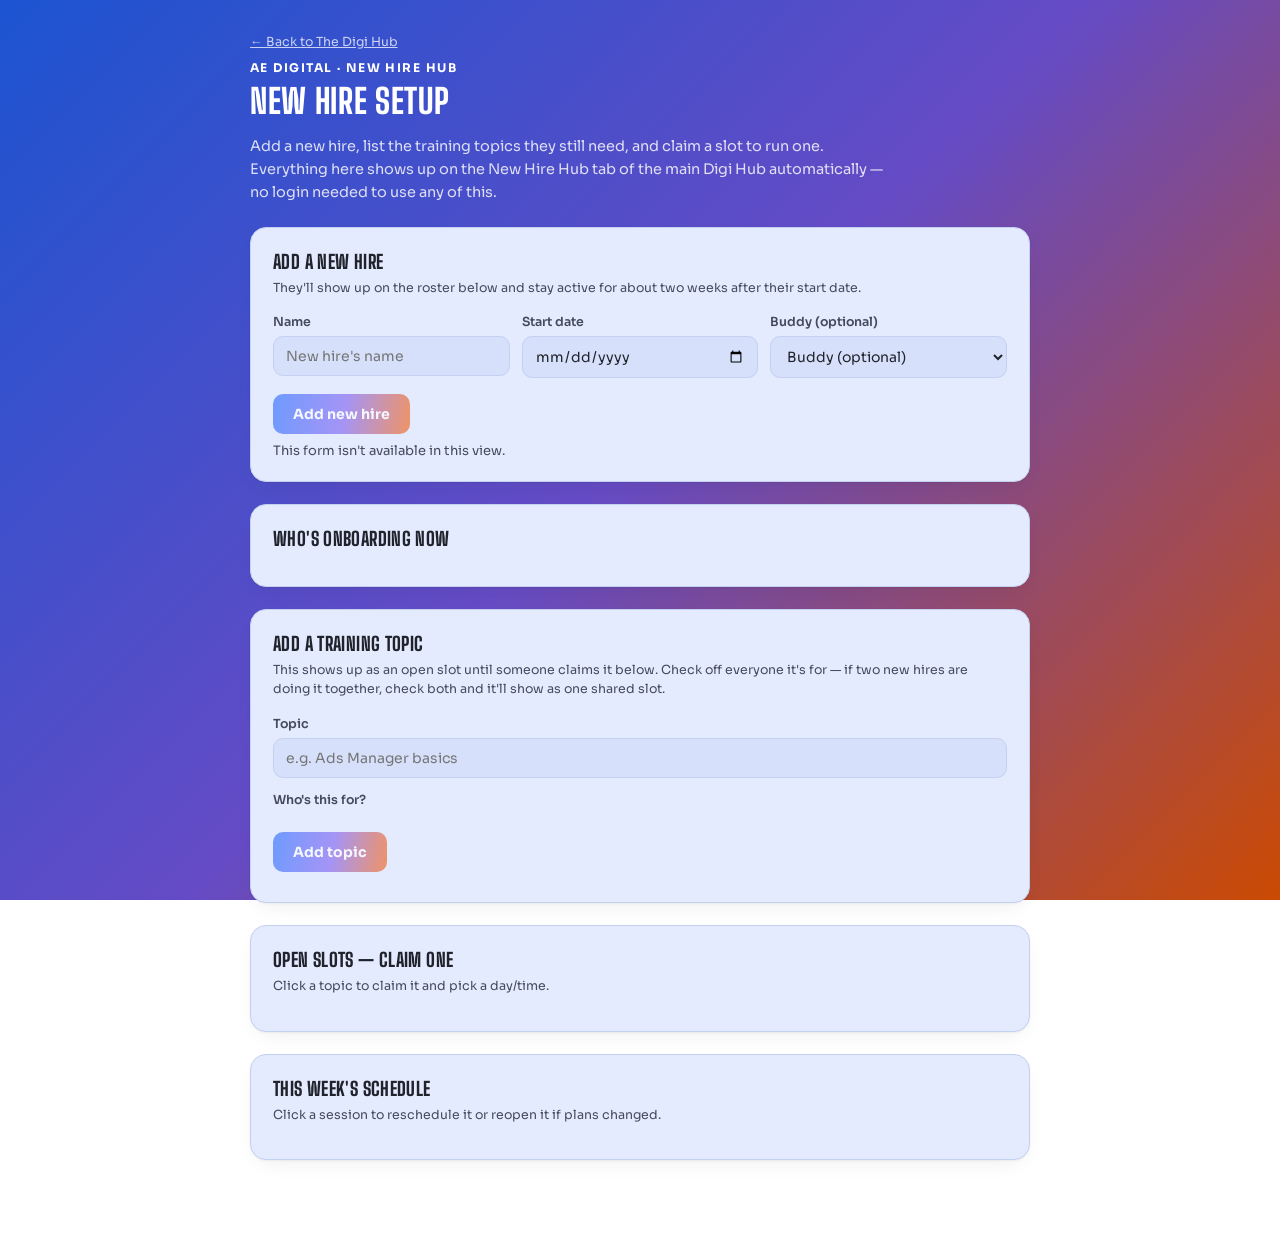
<file: offboarding 2/code/new-hire-setup/index.html>
<!doctype html><html><head><meta charset=utf8><meta name=viewport content="width=device-width,initial-scale=1,viewport-fit=cover"><style>:root{color-scheme:light;box-sizing:border-box;padding-top:env(safe-area-inset-top,0px);padding-bottom:env(safe-area-inset-bottom,0px)}html{scroll-padding-top:env(safe-area-inset-top,0px)}body{margin:0;padding:0;font:14px -apple-system,BlinkMacSystemFont,sans-serif;background:#faf9f5;color:#141413}img{max-width:100%}[hidden]:not([hidden=until-found i]){display:none!important}</style></head><body>
<style>
@import url('https://fonts.googleapis.com/css2?family=Big+Shoulders+Display:wght@700;800;900&family=Sora:wght@400;500;600;700&display=swap');

:root{
  --bg:#F2F4F9; --surface:#E4EBFF; --surface-2:#D6E0FA;
  --ink:#20232B; --ink-soft:#454B5C; --ink-faint:#7B8194; --line:#C3D0F0;
  --accent:#2266FF; --accent-ink:#FFFFFF; --accent-soft:#D2E1FF;
  --accent-2:#F75A03; --accent-2-soft:#FFE8DB;
  --accent-3:#7B5CF0; --accent-3-soft:#EDE8FD;
  --good:#1E8F6F; --good-soft:#DDF3EA;
  --brand-gradient: linear-gradient(100deg, #2266FF 0%, #7B5CF0 52%, #F75A03 100%);
  --shadow: 0 1px 2px rgba(33,32,32,.05), 0 8px 24px -12px rgba(33,32,32,.14);
}

*{box-sizing:border-box;}
body{background:linear-gradient(135deg, #1C54D1 0%, #654BC5 50%, #CB4A02 100%); background-attachment:fixed; color:#FFFFFF; font-family:'Sora',sans-serif; margin:0;}
.wrap{max-width:820px; margin:0 auto; padding:32px 20px 80px;}
h1,h2,h3{font-family:'Big Shoulders Display',sans-serif; font-weight:800; text-transform:uppercase; letter-spacing:.02em; margin:0;}
.eyebrow{font-size:12px; font-weight:700; letter-spacing:.12em; text-transform:uppercase; color:#FFFFFF;}
.title{font-size:34px; color:#FFFFFF; margin-top:6px;}
.intro{color:rgba(255,255,255,.82); font-size:14.5px; line-height:1.6; margin-top:14px; max-width:640px;}
.back-link{display:inline-block; font-size:12.5px; color:rgba(255,255,255,.75); text-decoration:underline; margin-bottom:10px;}
.back-link:hover{color:#fff;}

.card{background:var(--surface); color:var(--ink); border:1px solid var(--line); border-radius:16px; box-shadow:var(--shadow); padding:22px; margin-top:22px;}
.card h2{font-size:19px; color:var(--ink);}
.card-sub{font-size:12.5px; color:var(--ink-soft); margin-top:6px; line-height:1.55;}

label.field-label{display:block; font-size:12.5px; font-weight:600; color:var(--ink-soft); margin-bottom:6px;}
select, input[type=text], input[type=date]{
  width:100%; padding:10px 12px; border-radius:10px; border:1px solid var(--line);
  background:var(--surface-2); color:var(--ink); font-family:'Sora',sans-serif; font-size:14px;
}
.field-row{display:flex; gap:12px; flex-wrap:wrap; margin-top:14px;}
.field-row:first-of-type{margin-top:16px;}
.field-row > div{flex:1; min-width:180px;}

.attendee-list{display:flex; flex-wrap:wrap; gap:10px; margin-top:8px; font-size:13px;}
.attendee-chip{display:flex; align-items:center; gap:6px; background:var(--surface-2); border:1px solid var(--line); border-radius:20px; padding:6px 12px; cursor:pointer;}
.attendee-chip input{margin:0;}
.attendee-empty{font-size:12.5px; font-style:italic; color:var(--ink-faint);}

button.action{
  border:none; border-radius:10px; font-family:'Sora',sans-serif; font-weight:700; font-size:14px;
  background:var(--brand-gradient); color:#fff; cursor:pointer; padding:11px 20px; margin-top:16px;
}
button.action:disabled{opacity:.6; cursor:default;}
.status-msg{font-size:13px; margin-top:8px; color:var(--ink-soft);}
.status-msg.ok{color:var(--good);}
.status-msg.err{color:var(--accent-2);}

/* ---------- Roster ---------- */
.roster-list{display:flex; flex-direction:column; gap:10px; margin-top:14px;}
.roster-row{display:flex; align-items:center; justify-content:space-between; gap:12px; flex-wrap:wrap; background:var(--surface-2); border-radius:11px; padding:12px 15px;}
.roster-main{display:flex; flex-direction:column; gap:2px;}
.roster-name{font-weight:700; font-size:14px;}
.roster-meta{font-size:12px; color:var(--ink-soft);}
.roster-swatch{display:inline-block; width:9px; height:9px; border-radius:50%; margin-right:7px;}
.roster-empty{font-size:13px; font-style:italic; color:var(--ink-faint); margin-top:14px;}
.archive-btn{
  font-family:'Sora',sans-serif; font-size:11.5px; font-weight:600; cursor:pointer;
  border-radius:20px; padding:6px 13px; border:1px solid var(--line); background:var(--surface); color:var(--ink-soft); flex:none;
}
.archive-btn:hover{border-color:var(--accent-2); color:var(--accent-2);}

/* ---------- Collapsible rows (open slots / schedule), same interaction as the Skills Matrix ---------- */
.topic-row{border-style:solid; border-width:1.5px; border-radius:10px; margin-bottom:8px; overflow:hidden; color:var(--ink); border-color:var(--line); background:var(--surface-2);}
.topic-row-head{display:flex; align-items:center; justify-content:space-between; gap:10px; padding:12px 15px; cursor:pointer;}
.topic-row-head:hover{background:var(--surface);}
.topic-name{font-size:13.5px; font-weight:600;}
.topic-tags{display:flex; flex-wrap:wrap; gap:6px; margin-top:4px;}
.topic-chevron{color:var(--ink-faint); font-size:12px; transition:transform .15s ease; flex:none;}
.topic-row.open .topic-chevron{transform:rotate(90deg);}
.topic-reveal{padding:0 15px 15px; display:none;}
.topic-row.open .topic-reveal{display:block;}
.needs-badge{
  font-family:'Sora',sans-serif; letter-spacing:.03em; font-size:10px; font-weight:700;
  color:var(--accent-2); background:var(--accent-2-soft); border-radius:20px; padding:3px 9px; flex:none;
}
.claim-form{display:flex; flex-wrap:wrap; gap:8px; margin-top:4px;}
.claim-form > *{flex:1; min-width:120px;}
.claim-save{flex:none !important; min-width:auto !important;}
.hire-tag{
  display:inline-flex; align-items:center; font-family:'Sora',sans-serif; font-weight:600;
  font-size:10px; letter-spacing:.03em; color:#fff; border-radius:20px; padding:2px 9px;
}
.session-trainer-line{font-size:12.5px; color:var(--ink-soft); margin-top:8px;}
.empty-note{font-size:13px; font-style:italic; color:var(--ink-faint); margin-top:14px;}
.day-title{
  font-family:'Sora',sans-serif; letter-spacing:.05em; text-transform:uppercase; font-size:11px;
  font-weight:700; color:var(--ink-faint); margin:16px 0 8px;
}
.day-title:first-child{margin-top:4px;}
</style>

<div class="wrap">
  <a class="back-link" href="https://claude.ai/artifact/QrGTr4Fkxqwhq1iMku5PGE" target="_blank" rel="noopener">&larr; Back to The Digi Hub</a>
  <div class="eyebrow">AE Digital &middot; New Hire Hub</div>
  <h1 class="title">New Hire Setup</h1>
  <p class="intro">Add a new hire, list the training topics they still need, and claim a slot to run one. Everything here shows up on the New Hire Hub tab of the main Digi Hub automatically — no login needed to use any of this.</p>

  <div class="card">
    <h2>Add a new hire</h2>
    <p class="card-sub">They'll show up on the roster below and stay active for about two weeks after their start date.</p>
    <div class="field-row">
      <div>
        <label class="field-label">Name</label>
        <input type="text" id="hire-name" placeholder="New hire's name" maxlength="60">
      </div>
      <div>
        <label class="field-label">Start date</label>
        <input type="date" id="hire-start">
      </div>
      <div>
        <label class="field-label">Buddy (optional)</label>
        <select id="hire-buddy"></select>
      </div>
    </div>
    <button class="action" id="hire-submit" type="button">Add new hire</button>
    <div class="status-msg" id="hire-status"></div>
  </div>

  <div class="card">
    <h2>Who's onboarding now</h2>
    <div class="roster-list" id="roster-list"></div>
  </div>

  <div class="card">
    <h2>Add a training topic</h2>
    <p class="card-sub">This shows up as an open slot until someone claims it below. Check off everyone it's for &mdash; if two new hires are doing it together, check both and it'll show as one shared slot.</p>
    <div class="field-row" style="margin-top:16px;">
      <div style="flex:2 1 260px;">
        <label class="field-label">Topic</label>
        <input type="text" id="slot-topic" placeholder="e.g. Ads Manager basics" maxlength="80">
      </div>
    </div>
    <label class="field-label" style="margin-top:14px;">Who's this for?</label>
    <div class="attendee-list" id="slot-attendees"></div>
    <button class="action" id="slot-submit" type="button">Add topic</button>
    <div class="status-msg" id="slot-status"></div>
  </div>

  <div class="card">
    <h2>Open slots &mdash; claim one</h2>
    <p class="card-sub">Click a topic to claim it and pick a day/time.</p>
    <div id="open-slots-list"></div>
  </div>

  <div class="card">
    <h2>This week's schedule</h2>
    <p class="card-sub">Click a session to reschedule it or reopen it if plans changed.</p>
    <div id="schedule-list"></div>
  </div>
</div>

<script>
(function(){
  var HIRE_TEAM_NAMES = ["Chris Anderson","Ben Vincent","Santi Cisneros","Cameron Cogswell","Jack McMillen","Ella Diederich","Emily Burd","Payton Murray","Trey Pivarnik","Brynne Liedtke","MaKenna Meyer"];
  var palette = ['#2266FF','#F75A03','#7B5CF0','#1749C7','#C4470A','#5C8AFF'];
  var HIRE_ACTIVE_DAYS_AFTER = 14;
  var HIRE_DAYS = ["Monday","Tuesday","Wednesday","Thursday","Friday"];

  function parseHireDate(s){
    if(!s) return null;
    var d = new Date(s+"T00:00:00");
    return isNaN(d.getTime()) ? null : d;
  }
  function isHireActive(h){
    if(h.archived) return false;
    var d = parseHireDate(h.start);
    if(!d) return true;
    var upper = new Date(d); upper.setDate(upper.getDate() + HIRE_ACTIVE_DAYS_AFTER);
    return new Date().getTime() <= upper.getTime();
  }
  function formatHireDate(s){
    var d = parseHireDate(s);
    if(!d) return s || '';
    return d.toLocaleDateString(undefined, {month:'short', day:'numeric'});
  }

  var hireBuddySelect = document.getElementById('hire-buddy');
  hireBuddySelect.innerHTML = '<option value="">Buddy (optional)</option>' +
    HIRE_TEAM_NAMES.map(function(n){ return '<option value="'+n+'">'+n+'</option>'; }).join('');

  var hireNameInput = document.getElementById('hire-name');
  var hireStartInput = document.getElementById('hire-start');
  var hireSubmit = document.getElementById('hire-submit');
  var hireStatus = document.getElementById('hire-status');

  var slotTopicInput = document.getElementById('slot-topic');
  var slotAttendeesEl = document.getElementById('slot-attendees');
  var slotSubmit = document.getElementById('slot-submit');
  var slotStatus = document.getElementById('slot-status');

  var rosterListEl = document.getElementById('roster-list');
  var openSlotsListEl = document.getElementById('open-slots-list');
  var scheduleListEl = document.getElementById('schedule-list');

  var latestHires = [];
  var latestSessions = [];

  function activeHiresSorted(){
    return latestHires.filter(isHireActive).sort(function(a,b){
      var da = parseHireDate(a.start), db_ = parseHireDate(b.start);
      if(da && db_) return da - db_;
      return (a.ts||0) - (b.ts||0);
    });
  }
  function hireColor(name){
    var active = activeHiresSorted();
    var idx = -1;
    active.some(function(h,i){ if(h.name === name){ idx = i; return true; } return false; });
    return palette[(idx>=0?idx:0) % palette.length];
  }

  function renderAttendeeCheckboxes(){
    var active = activeHiresSorted();
    if(!active.length){
      slotAttendeesEl.innerHTML = '<span class="attendee-empty">Add a new hire above first.</span>';
      return;
    }
    slotAttendeesEl.innerHTML = active.map(function(h){
      return '<label class="attendee-chip"><input type="checkbox" value="'+h.name+'"> '+h.name+'</label>';
    }).join('');
  }

  function renderRoster(){
    var active = activeHiresSorted();
    if(!active.length){
      rosterListEl.innerHTML = '<div class="roster-empty">No one\'s onboarding right now.</div>';
      return;
    }
    rosterListEl.innerHTML = active.map(function(h){
      var color = hireColor(h.name);
      var buddyLine = h.buddy ? ('Buddy: '+h.buddy) : 'No buddy assigned yet';
      return '<div class="roster-row">' +
        '<div class="roster-main">' +
          '<div class="roster-name"><span class="roster-swatch" style="background:'+color+';"></span>'+h.name+'</div>' +
          '<div class="roster-meta">Starts '+formatHireDate(h.start)+' &middot; '+buddyLine+'</div>' +
        '</div>' +
        '<button type="button" class="archive-btn" data-id="'+h.id+'">Mark onboarding done</button>' +
      '</div>';
    }).join('');
  }

  function attendeeTagsHtml(s, activeNames){
    return (s.attendees||[]).filter(function(n){ return activeNames.indexOf(n) !== -1; }).map(function(n){
      return '<span class="hire-tag" style="background:'+hireColor(n)+';">'+n+'</span>';
    }).join(' ');
  }

  function renderOpenSlots(){
    var active = activeHiresSorted();
    var activeNames = active.map(function(h){ return h.name; });
    var openOnes = latestSessions.filter(function(s){
      return s.status !== 'claimed' && (s.attendees||[]).some(function(n){ return activeNames.indexOf(n) !== -1; });
    });
    if(!openOnes.length){
      openSlotsListEl.innerHTML = '<div class="empty-note">No open slots right now &mdash; add a topic above.</div>';
      return;
    }
    openSlotsListEl.innerHTML = openOnes.map(function(s){
      return '<div class="topic-row" data-id="'+s.id+'">' +
        '<div class="topic-row-head">' +
          '<div><div class="topic-name">'+s.topic+'</div><div class="topic-tags">'+attendeeTagsHtml(s, activeNames)+'</div></div>' +
          '<span class="needs-badge">Needs a trainer</span>' +
          '<span class="topic-chevron">&#9656;</span>' +
        '</div>' +
        '<div class="topic-reveal">' +
          '<div class="claim-form">' +
            '<input type="text" class="claim-trainer" placeholder="Your name">' +
            '<select class="claim-day"><option value="">Day</option>' + HIRE_DAYS.map(function(d){ return '<option value="'+d+'">'+d+'</option>'; }).join('') + '</select>' +
            '<input type="text" class="claim-time" placeholder="Time (e.g. 10:00am)">' +
            '<button type="button" class="action claim-save" style="margin-top:0;">Claim this slot</button>' +
          '</div>' +
        '</div>' +
      '</div>';
    }).join('');
  }

  function renderSchedule(){
    var active = activeHiresSorted();
    var activeNames = active.map(function(h){ return h.name; });
    var claimedOnes = latestSessions.filter(function(s){
      return s.status === 'claimed' && (s.attendees||[]).some(function(n){ return activeNames.indexOf(n) !== -1; });
    });
    if(!claimedOnes.length){
      scheduleListEl.innerHTML = '<div class="empty-note">Nothing scheduled yet.</div>';
      return;
    }
    var byDay = {};
    claimedOnes.forEach(function(s){
      var day = s.day || 'Unscheduled';
      if(!byDay[day]) byDay[day] = [];
      byDay[day].push(s);
    });
    var dayOrder = HIRE_DAYS.concat(['Unscheduled']);
    scheduleListEl.innerHTML = dayOrder.filter(function(d){ return byDay[d]; }).map(function(day){
      var rows = byDay[day].sort(function(a,b){ return (a.time||'').localeCompare(b.time||''); }).map(function(s){
        return '<div class="topic-row" data-id="'+s.id+'">' +
          '<div class="topic-row-head">' +
            '<div><div class="topic-name">'+(s.time?s.time+' &mdash; ':'')+s.topic+'</div><div class="topic-tags">'+attendeeTagsHtml(s, activeNames)+'</div></div>' +
            '<span class="topic-chevron">&#9656;</span>' +
          '</div>' +
          '<div class="topic-reveal">' +
            '<div class="session-trainer-line">'+(s.trainer?'With '+s.trainer:'No trainer name saved')+'</div>' +
            '<div class="claim-form">' +
              '<input type="text" class="claim-trainer" placeholder="Trainer name" value="'+(s.trainer||'')+'">' +
              '<select class="claim-day">' + HIRE_DAYS.map(function(d){ return '<option value="'+d+'"'+(d===s.day?' selected':'')+'>'+d+'</option>'; }).join('') + '</select>' +
              '<input type="text" class="claim-time" placeholder="Time" value="'+(s.time||'')+'">' +
              '<button type="button" class="action claim-save" style="margin-top:0;">Save</button>' +
              '<button type="button" class="archive-btn claim-reopen">Reopen slot</button>' +
            '</div>' +
          '</div>' +
        '</div>';
      }).join('');
      return '<div class="day-title">'+day+'</div>' + rows;
    }).join('');
  }

  function toggleRow(el){
    var row = el.closest('.topic-row');
    if(!row) return;
    var wasOpen = row.classList.contains('open');
    row.parentElement.querySelectorAll('.topic-row.open').forEach(function(r){ if(r !== row) r.classList.remove('open'); });
    row.classList.toggle('open', !wasOpen);
  }

  if(!window.claude || !window.claude.use){
    hireStatus.textContent = "This form isn't available in this view.";
    hireSubmit.disabled = true;
    slotSubmit.disabled = true;
  } else {
    window.claude.use('db').then(function(db){
      if(!db){
        hireStatus.textContent = "This form isn't available in this view.";
        hireSubmit.disabled = true;
        slotSubmit.disabled = true;
        return;
      }
      var hireCol = db.collection('new_hires');
      var sessionCol = db.collection('hire_sessions');

      hireCol.onSnapshot(function(snap){
        latestHires = snap.empty ? [] : snap.docs.map(function(doc){
          var d = doc.data() || {};
          return { id: doc.id, name: d.name, start: d.start, buddy: d.buddy, archived: !!d.archived, ts: d.ts };
        });
        renderRoster();
        renderOpenSlots();
        renderSchedule();
        renderAttendeeCheckboxes();
      }, function(){
        hireStatus.textContent = "Couldn't load new hires right now.";
      });

      sessionCol.onSnapshot(function(snap){
        latestSessions = snap.empty ? [] : snap.docs.map(function(doc){
          var d = doc.data() || {};
          return { id: doc.id, topic: d.topic, attendees: d.attendees || [], status: d.status, trainer: d.trainer, day: d.day, time: d.time, ts: d.ts };
        });
        renderOpenSlots();
        renderSchedule();
      }, function(){
        slotStatus.textContent = "Couldn't load the schedule right now.";
      });

      hireSubmit.addEventListener('click', function(){
        var name = hireNameInput.value.trim();
        var start = hireStartInput.value;
        var buddy = hireBuddySelect.value;
        if(!name){ hireStatus.textContent = 'Give them a name.'; hireStatus.className = 'status-msg err'; return; }
        if(!start){ hireStatus.textContent = 'Pick a start date.'; hireStatus.className = 'status-msg err'; return; }
        hireSubmit.disabled = true;
        hireCol.add({ name: name, start: start, buddy: buddy, archived: false, ts: Date.now() }).then(function(){
          hireNameInput.value = '';
          hireStartInput.value = '';
          hireBuddySelect.value = '';
          hireStatus.textContent = 'Added ' + name + '.';
          hireStatus.className = 'status-msg ok';
          hireSubmit.disabled = false;
        }).catch(function(){
          hireStatus.textContent = "Couldn't save that — try again.";
          hireStatus.className = 'status-msg err';
          hireSubmit.disabled = false;
        });
      });

      rosterListEl.addEventListener('click', function(e){
        var btn = e.target.closest('.archive-btn');
        if(!btn) return;
        if(btn.dataset.armed !== '1'){
          btn.dataset.armed = '1';
          btn.textContent = 'Click again to confirm';
          setTimeout(function(){ btn.dataset.armed = '0'; btn.textContent = 'Mark onboarding done'; }, 4000);
          return;
        }
        hireCol.doc(btn.dataset.id).update({ archived: true }).catch(function(){});
      });

      slotSubmit.addEventListener('click', function(){
        var topic = slotTopicInput.value.trim();
        var checked = [].slice.call(slotAttendeesEl.querySelectorAll('input:checked')).map(function(i){ return i.value; });
        if(!topic){ slotStatus.textContent = 'Give the topic a name.'; slotStatus.className = 'status-msg err'; return; }
        if(!checked.length){ slotStatus.textContent = 'Check off who this is for.'; slotStatus.className = 'status-msg err'; return; }
        slotSubmit.disabled = true;
        sessionCol.add({ topic: topic, attendees: checked, status: 'open', trainer: '', day: '', time: '', ts: Date.now() }).then(function(){
          slotTopicInput.value = '';
          [].slice.call(slotAttendeesEl.querySelectorAll('input:checked')).forEach(function(i){ i.checked = false; });
          slotStatus.textContent = "Added — it'll show as an open slot until someone claims it.";
          slotStatus.className = 'status-msg ok';
          slotSubmit.disabled = false;
        }).catch(function(){
          slotStatus.textContent = "Couldn't save that — try again.";
          slotStatus.className = 'status-msg err';
          slotSubmit.disabled = false;
        });
      });

      openSlotsListEl.addEventListener('click', function(e){
        var head = e.target.closest('.topic-row-head');
        if(head){ toggleRow(head); return; }
        var saveBtn = e.target.closest('.claim-save');
        if(saveBtn){
          var row = saveBtn.closest('.topic-row');
          var trainer = row.querySelector('.claim-trainer').value.trim();
          var day = row.querySelector('.claim-day').value;
          var time = row.querySelector('.claim-time').value.trim();
          if(!trainer || !day || !time) return;
          sessionCol.doc(row.dataset.id).update({ status: 'claimed', trainer: trainer, day: day, time: time }).catch(function(){});
        }
      });

      scheduleListEl.addEventListener('click', function(e){
        var head = e.target.closest('.topic-row-head');
        if(head){ toggleRow(head); return; }
        var row = e.target.closest('.topic-row');
        if(!row) return;
        var saveBtn = e.target.closest('.claim-save');
        if(saveBtn){
          var trainer = row.querySelector('.claim-trainer').value.trim();
          var day = row.querySelector('.claim-day').value;
          var time = row.querySelector('.claim-time').value.trim();
          if(!trainer || !day || !time) return;
          sessionCol.doc(row.dataset.id).update({ trainer: trainer, day: day, time: time }).catch(function(){});
          return;
        }
        var reopenBtn = e.target.closest('.claim-reopen');
        if(reopenBtn){
          sessionCol.doc(row.dataset.id).update({ status: 'open', trainer: '', day: '', time: '' }).catch(function(){});
        }
      });
    });
  }
})();
</script>

</body></html>
</file>
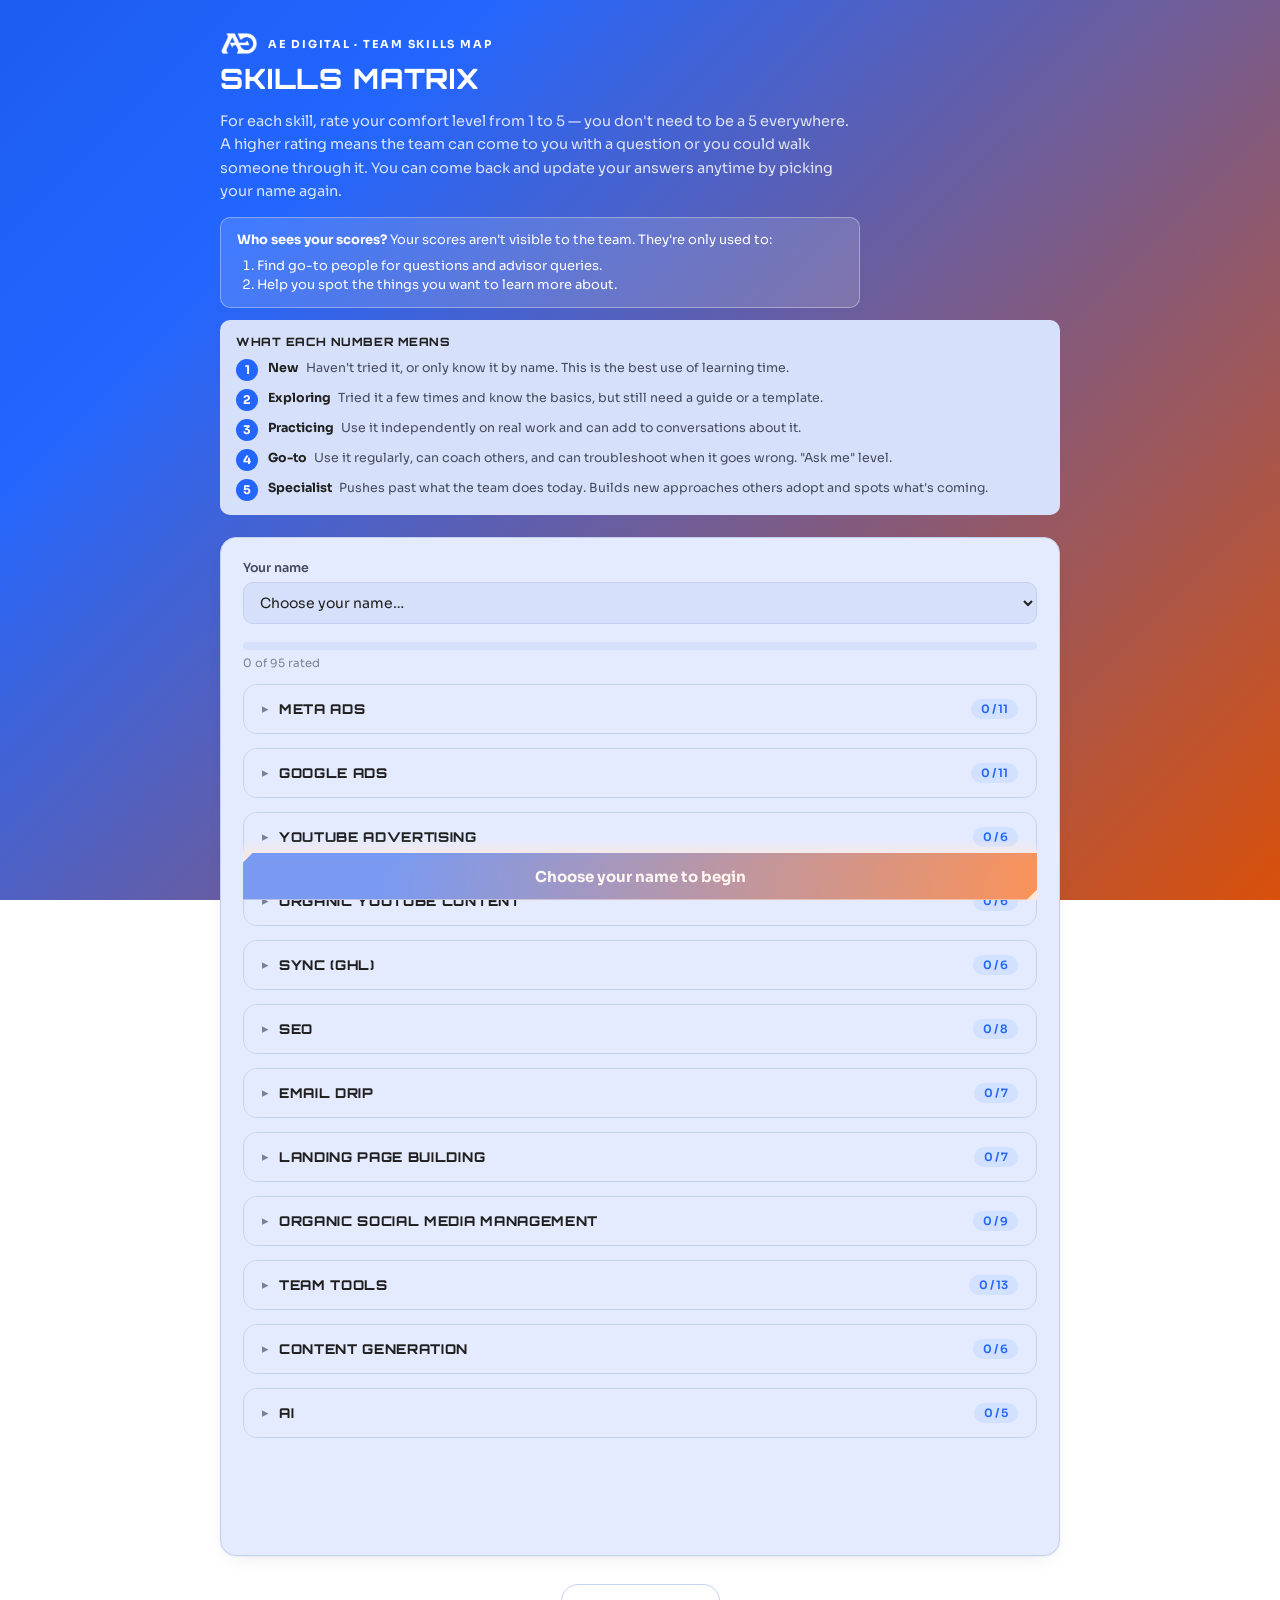
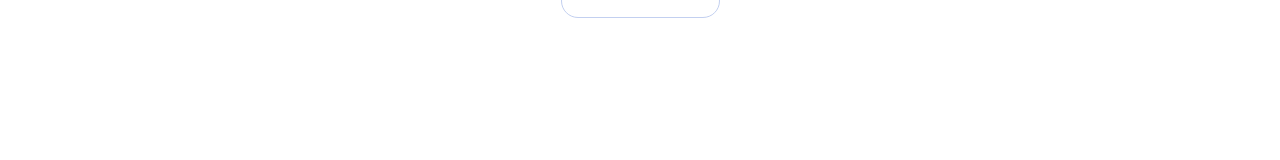
<file: offboarding 2/code/skills-matrix/skills-matrix.html>
<!doctype html><html><head><meta charset=utf8><meta name=viewport content="width=device-width,initial-scale=1,viewport-fit=cover"><style>:root{color-scheme:light;box-sizing:border-box;padding-top:env(safe-area-inset-top,0px);padding-bottom:env(safe-area-inset-bottom,0px)}html{scroll-padding-top:env(safe-area-inset-top,0px)}body{margin:0;padding:0;font:14px -apple-system,BlinkMacSystemFont,sans-serif;background:#faf9f5;color:#141413}img{max-width:100%}[hidden]:not([hidden=until-found i]){display:none!important}</style></head><body>
<title>Skills Matrix</title>
<style>
@import url('https://fonts.googleapis.com/css2?family=Orbitron:wght@600;700;800;900&family=Sora:wght@400;500;600;700&display=swap');

:root{
  --bg:#F2F4F9; --surface:#E4EBFF; --surface-2:#D6E0FA;
  --ink:#212020; --ink-soft:#454B5C; --ink-faint:#7B8194; --line:#C3D0F0;
  --accent:#2266FF; --accent-ink:#FFFFFF; --accent-soft:#D2E1FF;
  --accent-2:#F75A03; --accent-2-soft:#FFE8DB;
  --accent-3:#212020; --accent-3-soft:#E9E9EC;
  --good:#1E8F6F; --good-soft:#DDF3EA;
  --brand-gradient: linear-gradient(100deg, #2266FF 0%, #2266FF 18%, #F75A03 100%);
  /* Headline font: swap this one line to 'Rigid Square' once the font file is added. */
  --font-head:'Orbitron', 'Arial Black', sans-serif;
  --shadow: 0 1px 2px rgba(33,32,32,.05), 0 8px 24px -12px rgba(33,32,32,.14);
  --sec-meta:var(--accent); --sec-meta-soft:var(--accent-soft);
  --sec-google:var(--accent-3); --sec-google-soft:var(--accent-3-soft);
  --sec-youtube_ads:var(--accent-2); --sec-youtube_ads-soft:var(--accent-2-soft);
  --sec-youtube_organic:var(--accent); --sec-youtube_organic-soft:var(--accent-soft);
  --sec-sync:var(--accent-3); --sec-sync-soft:var(--accent-3-soft);
  --sec-seo:var(--accent-2); --sec-seo-soft:var(--accent-2-soft);
  --sec-email:var(--accent); --sec-email-soft:var(--accent-soft);
  --sec-landing:var(--accent-3); --sec-landing-soft:var(--accent-3-soft);
  --sec-social:var(--accent-2); --sec-social-soft:var(--accent-2-soft);
  --sec-tools:var(--accent-3); --sec-tools-soft:var(--accent-3-soft);
  --sec-content:var(--accent-2); --sec-content-soft:var(--accent-2-soft);
  --sec-ai:var(--accent); --sec-ai-soft:var(--accent-soft);
}

*{box-sizing:border-box;}
body{background:linear-gradient(135deg, #1D5CF2 0%, #2266FF 22%, #D9500A 100%); background-attachment:fixed; color:#FFFFFF; font-family:'Sora',sans-serif; margin:0;}
.wrap{max-width:880px; margin:0 auto; padding:32px 20px 80px;}
h1,h2,h3{font-family:var(--font-head); font-weight:800; text-transform:uppercase; letter-spacing:.02em; margin:0;}
.eyebrow{font-size:12px; font-weight:700; letter-spacing:.12em; text-transform:uppercase; color:#FFFFFF;}
.title{font-size:34px; color:#FFFFFF; margin-top:6px;}
.intro{color:rgba(255,255,255,.82); font-size:14.5px; line-height:1.6; margin-top:14px; max-width:640px;}

.card{background:var(--surface); color:var(--ink); border:1px solid var(--line); border-radius:16px; box-shadow:var(--shadow); padding:22px; margin-top:22px;}

label.field-label{display:block; font-size:12.5px; font-weight:600; color:var(--ink-soft); margin-bottom:6px;}
select, input[type=text]{
  width:100%; padding:10px 12px; border-radius:10px; border:1px solid var(--line);
  background:var(--surface-2); color:var(--ink); font-family:'Sora',sans-serif; font-size:14px;
}
.name-row{display:flex; gap:12px; flex-wrap:wrap;}
.name-row > div{flex:1; min-width:200px;}

.progress-wrap{margin-top:18px;}
.progress-track{height:8px; border-radius:20px; background:var(--surface-2); overflow:hidden;}
.progress-fill{height:100%; background:var(--brand-gradient); width:0%; transition:width .3s ease;}
.progress-label{font-size:11.5px; color:var(--ink-faint); margin-top:6px;}

.section{border:1px solid var(--line); border-radius:14px; margin-top:14px; overflow:hidden;}
.section-head{display:flex; align-items:center; justify-content:space-between; gap:10px; padding:14px 18px; cursor:pointer; background:var(--surface);}
.section-head:hover{background:var(--surface-2);}
.section-title{font-family:var(--font-head); font-weight:800; text-transform:uppercase; font-size:16px; letter-spacing:.02em;}
.section-count{font-size:11.5px; font-weight:600; color:var(--accent); background:var(--accent-soft); padding:3px 10px; border-radius:20px; white-space:nowrap;}
.section-chevron{color:var(--ink-faint); transition:transform .2s ease; font-size:13px;}
.section.open .section-chevron{transform:rotate(90deg);}
.section-body{display:none; padding:4px 18px 18px; border-top:1px solid var(--line);}
.section.open .section-body{display:block;}

.scale-legend{display:flex; flex-wrap:wrap; gap:12px; font-size:11.5px; color:var(--ink-faint); margin:14px 0 4px; padding:10px 12px; background:var(--surface-2); border-radius:10px;}
.scale-legend span b{color:var(--ink); margin-right:4px;}
.scale-legend{flex-direction:column; flex-wrap:nowrap; gap:8px; margin:12px 0 4px; padding:14px 16px; font-size:12.5px; line-height:1.45; color:var(--ink-soft);}
.scale-legend-title{font-family:var(--font-head); font-weight:800; font-size:11.5px; letter-spacing:.05em; text-transform:uppercase; color:var(--ink);}
.scale-key{display:flex; gap:10px; align-items:flex-start;}
.scale-key b{flex:none; width:22px; height:22px; border-radius:50%; background:var(--accent); color:#fff; font-size:12px; display:flex; align-items:center; justify-content:center;}
.scale-key em{font-style:normal; font-weight:700; color:var(--ink); margin-right:4px;}
.privacy-note{margin-top:14px; padding:12px 16px; border-radius:10px; background:rgba(255,255,255,.14); border:1px solid rgba(255,255,255,.35); color:#fff; font-size:13px; line-height:1.5; max-width:640px;}
.privacy-note ol{margin:6px 0 0; padding-left:20px;}

.item-row{display:flex; flex-direction:column; gap:8px; padding:12px 0; border-bottom:1px solid var(--line);}
.item-row:last-of-type{border-bottom:none;}
.item-row-top{display:flex; align-items:baseline; justify-content:space-between; gap:10px;}
.item-label{font-size:14px; line-height:1.4;}
.item-current{font-size:11px; font-weight:700; color:var(--ink-faint); white-space:nowrap;}
.scale{display:flex; gap:6px;}
.scale-btn{
  flex:1; border:1px solid var(--line); background:var(--surface-2); color:var(--ink-soft);
  font-family:'Sora',sans-serif; font-size:12.5px; font-weight:700; padding:7px 0; border-radius:8px;
  cursor:pointer; text-align:center; transition:background .12s ease, color .12s ease, border-color .12s ease;
}
.scale-btn:hover{border-color:var(--accent);}
.scale-btn.active{background:var(--brand-gradient); color:#fff; border-color:transparent;}

.notes-block{margin-top:12px;}
textarea{
  width:100%; min-height:56px; padding:10px 12px; border-radius:10px; border:1px solid var(--line);
  background:var(--surface-2); color:var(--ink); font-family:'Sora',sans-serif; font-size:13.5px; resize:vertical;
}

.submit-bar{position:sticky; bottom:0; margin-top:24px; padding-top:14px; background:linear-gradient(to top, var(--accent-2-soft) 60%, transparent);}
button.submit{
  width:100%; padding:14px; border:none; border-radius:12px; font-family:'Sora',sans-serif; font-weight:700; font-size:15px;
  background:var(--brand-gradient); color:#fff; cursor:pointer; box-shadow:var(--shadow);
}
button.submit:disabled{opacity:.6; cursor:default;}
.status-msg{text-align:center; font-size:13px; margin-top:10px; color:var(--ink-soft);}
.status-msg.ok{color:var(--good);}
.status-msg.err{color:var(--accent-2);}

.toggle-row{display:flex; justify-content:center; margin-top:28px;}
.toggle-row button{
  background:none; border:1px solid var(--line); color:#FFFFFF; font-family:'Sora',sans-serif; font-size:12.5px;
  font-weight:600; padding:8px 16px; border-radius:20px; cursor:pointer;
}
.toggle-row button:hover{background:var(--surface-2);}

.leaders-grid{display:grid; grid-template-columns:repeat(auto-fill, minmax(220px, 1fr)); gap:12px; margin-top:16px; color:var(--ink);}
.leader-card{border-radius:14px; padding:14px 16px; border:1px solid var(--line);}
.leader-section-title{font-family:var(--font-head); font-weight:800; text-transform:uppercase; font-size:13px; letter-spacing:.02em; margin-bottom:10px;}
.leader-row{display:flex; align-items:baseline; gap:8px; font-size:13px; margin-top:5px;}
.leader-rank{font-weight:700; font-size:11px; opacity:.75; width:16px; flex:none;}
.leader-name{font-weight:600;}
.leader-count{font-size:11px; opacity:.7;}
.leader-empty{font-size:12.5px; font-style:italic; opacity:.7;}
.matrix-wrap{margin-top:16px; overflow-x:auto; border:1px solid var(--line); border-radius:14px; color:var(--ink); max-height:70vh; overflow-y:auto;}
table.matrix{border-collapse:collapse; font-size:14px; white-space:nowrap;}
table.matrix th, table.matrix td{padding:10px 14px; border-bottom:1px solid var(--line); border-right:1px solid var(--line);}
table.matrix th{position:sticky; top:0; background:var(--surface-2); font-weight:800; font-size:13px; text-transform:uppercase; letter-spacing:.03em; color:var(--ink); z-index:1;}
table.matrix td.topic-cell, table.matrix th.topic-head{position:sticky; left:0; background:var(--surface); text-align:left; z-index:2; max-width:280px; min-width:220px; white-space:normal; font-weight:600;}
table.matrix th.topic-head{z-index:3;}
table.matrix tr.section-row td{background:var(--accent-3); color:#fff; font-weight:800; font-family:var(--font-head); text-transform:uppercase; letter-spacing:.03em; font-size:13px; position:sticky; left:0; padding:8px 14px;}
table.matrix tbody tr.row-alt td.topic-cell{background:var(--surface-2);}
table.matrix tbody tr.row-alt td.mark:empty{background:var(--surface-2);}
table.matrix tbody tr:not(.section-row):hover td.topic-cell{background:var(--accent-soft);}
/* Heat-map style rating cells: a solid color block + bold number reads much faster than
   a plain gray digit, and doubles as a legend (darker/greener = stronger). */
td.mark{text-align:center; font-weight:800; font-size:15px; min-width:34px;}
td.mark-1{background:#EEF1F5; color:#5B6472;}
td.mark-2{background:#E1EAE5; color:#455049;}
td.mark-3{background:#CDE8DB; color:#1F4433;}
td.mark-4{background:#8ED8B4; color:#0B3B27;}
td.mark-5{background:#1E8F6F; color:#FFFFFF;}
td.mark:empty::after{content:"–"; color:var(--ink-faint); font-weight:400;}
.matrix-empty{padding:24px; text-align:center; color:var(--ink-faint); font-size:13px;}

.topics-help{font-size:12px; color:rgba(255,255,255,.72); margin:4px 0 0;}
.topic-section{margin-top:18px;}
.topic-section-title{font-family:var(--font-head); font-weight:800; text-transform:uppercase; font-size:13px; letter-spacing:.02em; margin-bottom:8px; padding:7px 12px; border-radius:8px; border-style:solid; border-width:1.5px; display:inline-block;}
.topic-row{border-style:solid; border-width:1.5px; border-radius:10px; margin-bottom:6px; overflow:hidden; color:var(--ink);}
.topic-row-head{display:flex; align-items:center; justify-content:space-between; gap:10px; padding:10px 14px; cursor:pointer;}
.topic-row-head:hover{background:var(--surface-2);}
.topic-name{font-size:13.5px;}
.topic-chevron{color:var(--ink-faint); font-size:12px; transition:transform .15s ease;}
.topic-row.open .topic-chevron{transform:rotate(90deg);}
.topic-reveal{padding:0 14px 12px;}
.topic-experts{font-size:13px; display:flex; flex-wrap:wrap; align-items:center; gap:8px;}
.topic-expert-chip{background:var(--brand-gradient); color:#fff; font-weight:600; font-size:12px; padding:4px 11px; border-radius:20px;}
.topic-experts-empty{font-size:12.5px; font-style:italic; color:var(--ink-faint);}

.mgmt-row{display:flex; justify-content:center; margin-top:36px;}
.mgmt-link{background:none; border:none; color:rgba(255,255,255,.45); font-family:'Sora',sans-serif; font-size:11px; text-decoration:underline; cursor:pointer; padding:6px;}
.mgmt-link:hover{color:rgba(255,255,255,.75);}
.mgmt-login-wrap{display:flex; flex-wrap:wrap; align-items:center; justify-content:center; gap:8px; margin-top:8px;}
.mgmt-passcode-input{width:160px; padding:8px 12px; border-radius:20px; border:1px solid var(--line); background:rgba(255,255,255,.9); color:var(--ink); font-family:'Sora',sans-serif; font-size:13px;}
.mgmt-passcode-submit{background:var(--brand-gradient); color:#fff; border:none; font-family:'Sora',sans-serif; font-weight:700; font-size:12.5px; padding:8px 16px; border-radius:20px; cursor:pointer;}
.mgmt-passcode-err{width:100%; text-align:center; font-size:11.5px; color:#FFD7C2;}
/* ---------- On-brand pass (AE Digital brand guide) ---------- */
.title{ font-size:28px; letter-spacing:.03em; }
.eyebrow{ font-size:11px; letter-spacing:.16em; display:flex; align-items:center; gap:10px; }
.eyebrow-logo{ width:38px; height:auto; display:block; }
.section-title{ font-size:13.5px; letter-spacing:.05em; }
.leader-section-title, .topic-section-title{ font-size:11.5px; letter-spacing:.05em; }
table.matrix tr.section-row td{ font-size:11.5px; letter-spacing:.06em; }
button.submit, .mgmt-passcode-submit{
  border-radius:0; clip-path:polygon(10px 0, 100% 0, 100% calc(100% - 10px), calc(100% - 10px) 100%, 0 100%, 0 10px);
}
.scale-btn.active{ background:#2266FF; }
.topic-expert-chip{ background:#212020; }
.leader-dot{ width:7px; height:7px; border-radius:50%; flex:none; align-self:center; opacity:.8; }
.goto-acc{ display:flex; flex-direction:column; gap:8px; margin-top:14px; }
.goto-acc-row{ border:1.5px solid var(--acc); border-radius:12px; background:var(--surface); overflow:hidden; transition:background-color .2s ease; }
.goto-acc-row.open{ background:var(--acc-soft); }
.goto-acc-head{
  width:100%; display:flex; align-items:center; justify-content:space-between; gap:10px; cursor:pointer;
  background:none; border:none; padding:12px 14px; color:var(--acc); text-align:left;
  font-family:var(--font-head); font-weight:800; font-size:12.5px; letter-spacing:.05em; text-transform:uppercase;
}
.goto-acc-head:hover{ background:var(--acc-soft); }
.goto-acc-chevron{ transition:transform .25s cubic-bezier(.3,1.5,.5,1); font-size:12px; }
.goto-acc-row.open .goto-acc-chevron{ transform:rotate(90deg); }
.goto-acc-body{ display:grid; grid-template-rows:0fr; transition:grid-template-rows .35s cubic-bezier(.2,.8,.2,1); }
.goto-acc-row.open .goto-acc-body{ grid-template-rows:1fr; }
.goto-acc-inner{ overflow:hidden; padding:0 14px; color:var(--ink); }
.goto-acc-row.open .goto-acc-inner{ padding-bottom:12px; }
.goto-acc-inner .leader-row:first-child{ margin-top:0; }
/* Go-To People: boxes in a grid, names revealed one box at a time */
.goto-acc{ display:grid !important; grid-template-columns:repeat(auto-fill, minmax(210px, 1fr)); gap:12px; align-items:start; }
.goto-acc-row{ background:var(--acc-soft); border-radius:14px; transition:box-shadow .2s ease, transform .22s cubic-bezier(.3,1.4,.5,1); }
.goto-acc-row:hover{ transform:translateY(-2px); box-shadow:0 10px 22px -12px rgba(33,32,32,.35); }
.goto-acc-row.open{ box-shadow:0 12px 26px -12px rgba(33,32,32,.4); }
.goto-acc-head{ padding:14px 15px; min-height:52px; }
.goto-acc-head:hover{ background:transparent; }
.goto-acc-chevron{ transform:rotate(90deg); opacity:.7; }
.goto-acc-row.open .goto-acc-chevron{ transform:rotate(-90deg); opacity:1; }
.goto-acc-inner{ padding:0 15px; }
.goto-acc-row.open .goto-acc-inner{ padding-bottom:14px; }
.topic-section{ margin-top:10px; }
button.topic-section-title{
  cursor:pointer; display:flex; align-items:center; gap:10px; width:100%; text-align:left; margin-bottom:0;
  padding:12px 14px; border-radius:12px; transition:transform .22s cubic-bezier(.3,1.4,.5,1), box-shadow .2s ease;
}
button.topic-section-title:hover{ transform:translateY(-2px); box-shadow:0 10px 22px -12px rgba(33,32,32,.35); }
.topic-section-count{ font-family:'Sora',sans-serif; font-size:11px; font-weight:600; letter-spacing:0; text-transform:none; opacity:.75; margin-left:auto; }
.topic-section-chevron{ transition:transform .25s cubic-bezier(.3,1.5,.5,1); font-size:12px; }
.topic-section.open .topic-section-chevron{ transform:rotate(90deg); }
.topic-section-body{ display:grid; grid-template-rows:0fr; transition:grid-template-rows .4s cubic-bezier(.2,.8,.2,1); }
.topic-section.open .topic-section-body{ grid-template-rows:1fr; }
.topic-section-inner{ overflow:hidden; }
.topic-section.open .topic-section-inner{ padding-top:8px; }
.topic-section.open .topic-row{ animation:topicRowIn .35s cubic-bezier(.2,.8,.2,1) backwards; }
.topic-section.open .topic-row:nth-child(2){ animation-delay:.03s; } .topic-section.open .topic-row:nth-child(3){ animation-delay:.06s; }
.topic-section.open .topic-row:nth-child(4){ animation-delay:.09s; } .topic-section.open .topic-row:nth-child(5){ animation-delay:.12s; }
.topic-section.open .topic-row:nth-child(n+6){ animation-delay:.15s; }
@keyframes topicRowIn{ from{ opacity:0; transform:translateY(8px); } to{ opacity:1; transform:none; } }
@media (prefers-reduced-motion: reduce){ .topic-section.open .topic-row, button.topic-section-title{ animation:none; transition:none; } }
/* Topic categories styled to match the Go-To People boxes */
.topics-list.goto-acc{ grid-template-columns:repeat(auto-fill, minmax(250px, 1fr)); }
.topics-list .topic-section{
  margin:0; border:1.5px solid var(--acc); border-radius:14px; background:var(--acc-soft); overflow:hidden;
  transition:box-shadow .2s ease, transform .22s cubic-bezier(.3,1.4,.5,1);
}
.topics-list .topic-section:hover{ transform:translateY(-2px); box-shadow:0 10px 22px -12px rgba(33,32,32,.35); }
.topics-list .topic-section.open{ box-shadow:0 12px 26px -12px rgba(33,32,32,.4); }
.topics-list button.topic-section-title{
  display:flex; align-items:center; justify-content:space-between; gap:10px; width:100%; min-height:52px; margin:0;
  padding:14px 15px; background:transparent; border:none; border-radius:0; color:var(--acc); cursor:pointer; text-align:left;
  font-family:var(--font-head); font-weight:800; font-size:12.5px; letter-spacing:.05em; text-transform:uppercase;
}
.topics-list button.topic-section-title:hover{ transform:none; box-shadow:none; }
.topic-section-name{ display:flex; flex-direction:column; gap:3px; }
.topics-list .topic-section-count{ margin-left:0; font-size:10.5px; color:var(--ink-faint); opacity:1; }
.topics-list .topic-section-chevron{ transform:rotate(90deg); opacity:.7; }
.topics-list .topic-section.open .topic-section-chevron{ transform:rotate(-90deg); opacity:1; }
.topics-list .topic-section-inner{ padding:0 10px; }
.topics-list .topic-section.open .topic-section-inner{ padding:0 10px 10px; }
.topics-list .topic-row{ background:var(--surface) !important; border:1px solid var(--line) !important; border-radius:9px; margin-bottom:6px; }
.topics-list .topic-row:last-child{ margin-bottom:0; }
.topics-list .topic-row-head{ color:var(--ink) !important; padding:9px 12px; }
.topics-list .topic-row-head:hover{ background:var(--surface-2); }
.topics-list .topic-name{ font-size:12.5px; }
</style>

<div class="wrap">
  <div class="eyebrow"><img class="eyebrow-logo" alt="AE Digital" src="[data-uri]">AE Digital &middot; Team Skills Map</div>
  <h1 class="title">Skills Matrix</h1>
  <p class="intro">For each skill, rate your comfort level from 1 to 5 — you don't need to be a 5 everywhere. A higher rating means the team can come to you with a question or you could walk someone through it. You can come back and update your answers anytime by picking your name again.</p>
  <div class="privacy-note">
    <b>Who sees your scores?</b> Your scores aren't visible to the team. They're only used to:
    <ol>
      <li>Find go-to people for questions and advisor queries.</li>
      <li>Help you spot the things you want to learn more about.</li>
    </ol>
  </div>
  <div class="scale-legend">
    <div class="scale-legend-title">What each number means</div>
    <div class="scale-key"><b>1</b><span><em>New</em> Haven't tried it, or only know it by name. This is the best use of learning time.</span></div>
    <div class="scale-key"><b>2</b><span><em>Exploring</em> Tried it a few times and know the basics, but still need a guide or a template.</span></div>
    <div class="scale-key"><b>3</b><span><em>Practicing</em> Use it independently on real work and can add to conversations about it.</span></div>
    <div class="scale-key"><b>4</b><span><em>Go-to</em> Use it regularly, can coach others, and can troubleshoot when it goes wrong. "Ask me" level.</span></div>
    <div class="scale-key"><b>5</b><span><em>Specialist</em> Pushes past what the team does today. Builds new approaches others adopt and spots what's coming.</span></div>
  </div>

  <div class="card" id="form-card">
    <div class="name-row">
      <div>
        <label class="field-label">Your name</label>
        <select id="name-select">
          <option value="">Choose your name&hellip;</option>
          <option>Chris Anderson</option>
          <option>Ben Vincent</option>
          <option>Santi Cisneros</option>
          <option>Cameron Cogswell</option>
          <option>Jack McMillen</option>
          <option>Ella Diederich</option>
          <option>Emily Juarez</option>
          <option>Payton Murray</option>
          <option>Trey Pivarnik</option>
          <option>Brynne Liedtke</option>
          <option>MaKenna Meyer</option>
          <option value="__other__">Someone else&hellip;</option>
        </select>
      </div>
      <div id="other-name-wrap" style="display:none;">
        <label class="field-label">Type your name</label>
        <input type="text" id="other-name-input" placeholder="Full name">
      </div>
    </div>

    <div class="progress-wrap">
      <div class="progress-track"><div class="progress-fill" id="progress-fill"></div></div>
      <div class="progress-label" id="progress-label">0 of 0 rated</div>
    </div>

    <div id="sections-mount"></div>

    <div class="submit-bar">
      <button class="submit" id="submit-btn" disabled>Choose your name to begin</button>
      <div class="status-msg" id="status-msg"></div>
    </div>
  </div>

  <div class="toggle-row"><button id="topics-toggle">Find a go-to person</button></div>
  <div id="topics-mount"></div>

  <div class="mgmt-row">
    <button id="mgmt-toggle" class="mgmt-link" type="button">Management login</button>
  </div>
  <div class="mgmt-login-wrap" id="mgmt-login-wrap" style="display:none;">
    <input type="password" id="mgmt-passcode-input" class="mgmt-passcode-input" placeholder="Passcode" autocomplete="off">
    <button type="button" id="mgmt-passcode-submit" class="mgmt-passcode-submit">Unlock</button>
    <div class="mgmt-passcode-err" id="mgmt-passcode-err"></div>
  </div>
  <div id="mgmt-mount"></div>
</div>

<script>
var SECTIONS = [
  {key:"meta", title:"Meta Ads", items:[
    "Navigating Ads Manager",
    "Building basic lead generation campaigns",
    "Ongoing campaign optimizations",
    "Data analysis of campaign performance",
    "Installation of Meta pixels",
    "Installation of Conversions API",
    "Troubleshooting with Meta support",
    "Account creation and partnership access",
    "Audience building & targeting",
    "A/B testing ad creative",
    "Setting up UTM tracking for Meta ads"
  ]},
  {key:"google", title:"Google Ads", items:[
    "Navigating the Google Ads platform",
    "Building Search campaigns",
    "Building Display campaigns",
    "Building Performance Max campaigns",
    "Conversion tracking setup (Google Tag/GA4)",
    "GA4 reporting for ad campaign performance",
    "Google Search Console basics for ads & indexing issues",
    "Google My Business (GMB) management for local ads visibility",
    "Navigating Google support",
    "Budget pacing & bid strategy",
    "Setting up UTM tracking for Google Ads"
  ]},
  {key:"youtube_ads", title:"YouTube Advertising", items:[
    "Navigating YouTube/Google Ads video campaigns",
    "Building video ad campaigns (in-stream, in-feed, Shorts)",
    "Audience targeting for video",
    "Video ad creative specs & best practices",
    "Campaign performance analysis",
    "Troubleshooting video ad delivery"
  ]},
  {key:"youtube_organic", title:"Organic YouTube Content", items:[
    "Channel setup & branding",
    "Content planning/cadence for YouTube",
    "Video SEO (titles, descriptions, tags)",
    "Thumbnail best practices",
    "Analyzing YouTube Studio data",
    "Community engagement (comments, community tab)"
  ]},
  {key:"sync", title:"Sync (GHL)", items:[
    "Navigating the Sync platform",
    "Building a campaign/workflow in Sync",
    "Setting up a Sync calendar",
    "Pipeline/opportunity management",
    "Automations & triggers",
    "Troubleshooting with Sync support"
  ]},
  {key:"seo", title:"SEO", items:[
    "On-page SEO (titles, meta, headers)",
    "Keyword research",
    "Local SEO / GMB optimization",
    "Technical SEO basics",
    "Link building fundamentals",
    "Google Search Console monitoring for SEO performance",
    "Reporting on SEO performance",
    "GEO (Generative Engine Optimization)"
  ]},
  {key:"email", title:"Email Drip", items:[
    "Writing an engaging email",
    "Building a drip/nurture sequence",
    "List segmentation",
    "A/B testing subject lines & content",
    "Deliverability basics",
    "Reporting on open/click rates",
    "Setting up UTM tracking for email campaigns"
  ]},
  {key:"landing", title:"Landing Page Building", items:[
    "Building a landing page in Sync",
    "Building a landing page in Instapage",
    "Conversion-focused copy & layout",
    "Mobile responsiveness checks",
    "A/B testing landing pages",
    "Connecting forms to CRM/pixels",
    "Working with custom code elements (HTML, CSS, etc.)"
  ]},
  {key:"social", title:"Organic Social Media Management", items:[
    "Content cadences & scheduling",
    "Optimizing content for engagement",
    "Planning multi-media organic marketing",
    "Writing an engaging Facebook post",
    "Staying current with the FB algorithm/best posting times",
    "Community management (comments/DMs)",
    "Facebook best practices",
    "Instagram best practices",
    "LinkedIn best practices"
  ]},
  {key:"tools", title:"Team Tools", items:[
    "Catchlight",
    "Lucidchart",
    "Superads",
    "Workfront",
    "Instapage",
    "Active Campaign (general tool proficiency)",
    "Prompting Claude",
    "Slack",
    "GA4 navigation & reporting (site-wide behavior)",
    "Building cross-channel performance reports",
    "Building client-facing dashboards/reports",
    "Data analysis & trend spotting",
    "Attribution basics (multi-touch vs. last-click)"
  ]},
  {key:"content", title:"Content Generation", items:[
    "Copywriting for ads/social/email",
    "Brand voice & messaging consistency",
    "Graphic design basics (Canva or similar)",
    "Video editing basics",
    "Asset organization/file management",
    "Working within brand guidelines"
  ]},
  {key:"ai", title:"AI", items:[
    "Prompting and context setting",
    "Content and creative production",
    "Analysis and reporting",
    "Automation and agents",
    "Judgement and compliance"
  ]}
];

var TOTAL_ITEMS = SECTIONS.reduce(function(sum,s){ return sum + s.items.length; }, 0);

function slug(name){
  return name.toLowerCase().replace(/[^a-z0-9]+/g,'-').replace(/(^-|-$)/g,'') || 'anon';
}

var LEVELS = ["New","Exploring","Practicing","Go-to","Specialist"];

var sectionsMount = document.getElementById('sections-mount');
SECTIONS.forEach(function(sec){
  var wrap = document.createElement('div');
  wrap.className = 'section';
  wrap.dataset.key = sec.key;
  var itemsHtml = sec.items.map(function(item){
    var scaleBtns = [1,2,3,4,5].map(function(lvl){
      return '<button type="button" class="scale-btn" data-level="'+lvl+'">'+lvl+'</button>';
    }).join('');
    return '<div class="item-row" data-section="'+sec.key+'" data-item="'+item.replace(/"/g,'&quot;')+'">' +
      '<div class="item-row-top"><span class="item-label">'+item+'</span><span class="item-current" data-current></span></div>' +
      '<div class="scale" data-scale>'+scaleBtns+'</div>' +
    '</div>';
  }).join('');
  wrap.innerHTML =
    '<div class="section-head"><div style="display:flex;align-items:center;gap:10px;"><span class="section-chevron">&#9656;</span><span class="section-title">'+sec.title+'</span></div><span class="section-count" data-count-for="'+sec.key+'">0 / '+sec.items.length+'</span></div>' +
    '<div class="section-body">' + itemsHtml +
      '<div class="notes-block"><label class="field-label">Anything else in this area? (optional)</label><textarea data-notes-for="'+sec.key+'" placeholder="Other tools, tasks, or context..."></textarea></div>' +
    '</div>';
  sectionsMount.appendChild(wrap);
});

function setRowLevel(row, level){
  row.dataset.level = level;
  row.querySelectorAll('.scale-btn').forEach(function(b){
    b.classList.toggle('active', parseInt(b.dataset.level,10) === level);
  });
  var cur = row.querySelector('[data-current]');
  if(cur) cur.textContent = LEVELS[level-1];
}

sectionsMount.addEventListener('click', function(e){
  var head = e.target.closest('.section-head');
  if(head){
    head.closest('.section').classList.toggle('open');
    return;
  }
  var btn = e.target.closest('.scale-btn');
  if(btn){
    var row = btn.closest('.item-row');
    setRowLevel(row, parseInt(btn.dataset.level,10));
    updateProgress();
  }
});

function updateProgress(){
  var answered = sectionsMount.querySelectorAll('.item-row[data-level]').length;
  document.getElementById('progress-label').textContent = answered + ' of ' + TOTAL_ITEMS + ' rated';
  document.getElementById('progress-fill').style.width = (TOTAL_ITEMS ? (answered/TOTAL_ITEMS*100) : 0) + '%';
  SECTIONS.forEach(function(sec){
    var n = sectionsMount.querySelectorAll('.item-row[data-section="'+sec.key+'"][data-level]').length;
    var el = sectionsMount.querySelector('[data-count-for="'+sec.key+'"]');
    if(el) el.textContent = n + ' / ' + sec.items.length;
  });
}

var nameSelect = document.getElementById('name-select');
var otherWrap = document.getElementById('other-name-wrap');
var otherInput = document.getElementById('other-name-input');
var submitBtn = document.getElementById('submit-btn');
var statusMsg = document.getElementById('status-msg');

function currentName(){
  var v = nameSelect.value;
  if(v === '__other__') return otherInput.value.trim();
  return v;
}

nameSelect.addEventListener('change', function(){
  otherWrap.style.display = (nameSelect.value === '__other__') ? 'block' : 'none';
  onNameChosen();
});
otherInput.addEventListener('change', onNameChosen);

var dbPromise = (window.claude && typeof claude.use === 'function') ? claude.use('db') : Promise.resolve(null);

function onNameChosen(){
  var name = currentName();
  if(!name){
    submitBtn.disabled = true;
    submitBtn.textContent = 'Choose your name to begin';
    return;
  }
  submitBtn.disabled = false;
  submitBtn.textContent = 'Save my answers';
  statusMsg.textContent = '';
  statusMsg.className = 'status-msg';
  loadExisting(name);
}

// ---- Carry saved answers over when items move between categories ----
// Answers are stored per category + item text, so when an item is renamed or moved the old
// answer is copied to its new home here (on load) instead of being lost. Safe to run repeatedly.
var MOVES = [
  ['analytics','Setting up UTM tracking & campaign tagging', [['meta','Setting up UTM tracking for Meta ads'],['google','Setting up UTM tracking for Google Ads'],['email','Setting up UTM tracking for email campaigns']]],
  ['analytics','GA4 navigation & reporting (site-wide behavior)', [['tools','GA4 navigation & reporting (site-wide behavior)']]],
  ['analytics','Building cross-channel performance reports', [['tools','Building cross-channel performance reports']]],
  ['analytics','Building client-facing dashboards/reports', [['tools','Building client-facing dashboards/reports']]],
  ['analytics','Data analysis & trend spotting', [['tools','Data analysis & trend spotting']]],
  ['analytics','Attribution basics (multi-touch vs. last-click)', [['tools','Attribution basics (multi-touch vs. last-click)']]],
  ['sync','Building a landing page in Sync', [['landing','Building a landing page in Sync']]],
  ['social','Platform-specific best practices (FB, IG, LinkedIn, etc.)', [['social','Facebook best practices'],['social','Instagram best practices'],['social','LinkedIn best practices']]]
];
function migrateData(d){
  if(!d || !d.sections) return d;
  var secs = {};
  Object.keys(d.sections).forEach(function(k){
    var v = d.sections[k];
    if(Array.isArray(v)){ var o = {}; v.forEach(function(t){ o[t] = 4; }); v = o; }
    secs[k] = Object.assign({}, v || {});
  });
  MOVES.forEach(function(m){
    var from = secs[m[0]];
    if(!from || from[m[1]] == null) return;
    var lvl = parseInt(from[m[1]], 10) || 0;
    if(lvl){
      m[2].forEach(function(t){
        secs[t[0]] = secs[t[0]] || {};
        var cur = parseInt(secs[t[0]][t[1]], 10) || 0;
        if(lvl > cur) secs[t[0]][t[1]] = lvl;
      });
    }
    delete from[m[1]];
  });
  var notes = Object.assign({}, d.notes || {});
  if(notes.analytics){
    notes.tools = notes.tools ? notes.tools + '\n' + notes.analytics : notes.analytics;
    delete notes.analytics;
  }
  return Object.assign({}, d, { sections: secs, notes: notes });
}

function clearForm(){
  sectionsMount.querySelectorAll('.item-row').forEach(function(row){
    delete row.dataset.level;
    row.querySelectorAll('.scale-btn').forEach(function(b){ b.classList.remove('active'); });
    var cur = row.querySelector('[data-current]');
    if(cur) cur.textContent = '';
  });
  sectionsMount.querySelectorAll('textarea').forEach(function(t){ t.value = ''; });
  updateProgress();
}

async function loadExisting(name){
  clearForm();
  try{
    var db = await dbPromise;
    if(!db) return;
    var snap = await db.doc('responses/' + slug(name)).get();
    if(!snap.exists) return;
    var data = migrateData(snap.data());
    if(!data.sections) return;
    Object.keys(data.sections).forEach(function(secKey){
      var secData = data.sections[secKey];
      if(!secData) return;
      if(Array.isArray(secData)){
        // old checkbox-format answers — treat a previously checked item as Advanced (4)
        secData.forEach(function(itemText){
          var row = sectionsMount.querySelector('.item-row[data-section="'+secKey+'"][data-item="'+itemText.replace(/"/g,'&quot;')+'"]');
          if(row) setRowLevel(row, 4);
        });
      } else {
        Object.keys(secData).forEach(function(itemText){
          var lvl = parseInt(secData[itemText], 10);
          if(!lvl) return;
          var row = sectionsMount.querySelector('.item-row[data-section="'+secKey+'"][data-item="'+itemText.replace(/"/g,'&quot;')+'"]');
          if(row) setRowLevel(row, lvl);
        });
      }
    });
    if(data.notes){
      Object.keys(data.notes).forEach(function(secKey){
        var ta = sectionsMount.querySelector('[data-notes-for="'+secKey+'"]');
        if(ta) ta.value = data.notes[secKey] || '';
      });
    }
    updateProgress();
    statusMsg.textContent = 'Loaded your previous answers — update anything that\'s changed.';
  }catch(e){
    // no existing doc or db unavailable; start blank
  }
}

submitBtn.addEventListener('click', async function(){
  var name = currentName();
  if(!name) return;
  submitBtn.disabled = true;
  submitBtn.textContent = 'Saving...';
  statusMsg.textContent = '';
  statusMsg.className = 'status-msg';

  var sectionsData = {};
  var notesData = {};
  SECTIONS.forEach(function(sec){
    var obj = {};
    sectionsMount.querySelectorAll('.item-row[data-section="'+sec.key+'"][data-level]').forEach(function(row){
      obj[row.dataset.item] = parseInt(row.dataset.level, 10);
    });
    sectionsData[sec.key] = obj;
    var ta = sectionsMount.querySelector('[data-notes-for="'+sec.key+'"]');
    notesData[sec.key] = ta ? ta.value.trim() : '';
  });

  try{
    var db = await dbPromise;
    if(!db) throw new Error('no-db');
    await db.doc('responses/' + slug(name)).set({
      name: name,
      updatedAt: new Date().toISOString(),
      sections: sectionsData,
      notes: notesData
    });
    statusMsg.textContent = 'Saved! Thanks for filling this out.';
    statusMsg.className = 'status-msg ok';
  }catch(e){
    statusMsg.textContent = 'Could not save right now — please try again in a moment.';
    statusMsg.className = 'status-msg err';
  }
  submitBtn.disabled = false;
  submitBtn.textContent = 'Save my answers';
});

updateProgress();

// ---- Shared helpers for reading responses ----
function levelFor(secData, item){
  if(!secData) return 0;
  if(Array.isArray(secData)) return secData.indexOf(item) !== -1 ? 4 : 0;
  var lvl = parseInt(secData[item], 10);
  return lvl || 0;
}
// Weighted go-to score: Expert (5) ratings count double, Advanced (4) ratings count once.
// This means two Experts outrank three Advanced-only ratings, instead of a flat item count
// treating a 4 and a 5 the same.
function goToScore(secData){
  if(!secData) return {score:0, count:0, expert:0, advanced:0};
  if(Array.isArray(secData)){
    // Legacy checkbox-era responses: treat every checked item as Advanced-equivalent.
    return {score: secData.length, count: secData.length, expert:0, advanced: secData.length};
  }
  var expert = 0, advanced = 0;
  Object.keys(secData).forEach(function(k){
    var lvl = parseInt(secData[k], 10);
    if(lvl === 5) expert++;
    else if(lvl === 4) advanced++;
  });
  return {score: expert*2 + advanced, count: expert + advanced, expert:expert, advanced:advanced};
}

var latestPeople = [];

// ---- Public "Find a go-to person" view (no proficiency numbers shown) ----
var topicsToggle = document.getElementById('topics-toggle');
var topicsMount = document.getElementById('topics-mount');

topicsToggle.addEventListener('click', async function(){
  if(topicsMount.style.display === 'block'){
    topicsMount.style.display = 'none';
    topicsToggle.textContent = 'Find a go-to person';
    return;
  }
  topicsMount.style.display = 'block';
  topicsToggle.textContent = 'Hide go-to people';
  await renderTopics();
});

function topPeopleForSection(secKey){
  var ranked = latestPeople
    .map(function(p){ var s = goToScore(p.sections && p.sections[secKey]); return {name:p.name, score:s.score}; })
    .filter(function(r){ return r.score > 0; })
    .sort(function(a,b){ return b.score - a.score || a.name.localeCompare(b.name); });
  return ranked.slice(0,3).map(function(r){ return r.name; });
}

function topExpertsForItem(secKey, item){
  var ranked = latestPeople
    .map(function(p){ return {name:p.name, level: levelFor(p.sections && p.sections[secKey], item)}; })
    .filter(function(r){ return r.level >= 4; })
    .sort(function(a,b){ return b.level - a.level || a.name.localeCompare(b.name); });
  return ranked.slice(0,3).map(function(r){ return r.name; });
}

async function renderTopics(){
  topicsMount.innerHTML = '<div class="matrix-empty">Loading&hellip;</div>';
  try{
    var db = await dbPromise;
    if(!db){ topicsMount.innerHTML = '<div class="matrix-empty">Live data isn\'t available in this view.</div>'; return; }
    var qs = await db.collection('responses').get();
    if(qs.empty){
      topicsMount.innerHTML = '<div class="matrix-empty">No responses yet — be the first to fill out the survey above.</div>';
      return;
    }
    latestPeople = qs.docs.map(function(d){ return migrateData(d.data()); });

    var leadersHtml = '<div class="goto-acc">' + SECTIONS.map(function(sec){
      // Public view: the top three go-to people listed A–Z with no ranks, so no one is compared
      // against teammates. The ranked order only appears in the management dashboard.
      var names = topPeopleForSection(sec.key).slice().sort(function(a, b){ return a.localeCompare(b); });
      var rowsHtml = names.length
        ? names.map(function(n){
            return '<div class="leader-row"><span class="leader-dot" style="background:var(--sec-'+sec.key+')"></span><span class="leader-name">'+n+'</span></div>';
          }).join('')
        : '<div class="leader-empty">No one has logged skills here yet</div>';
      // One dropdown per category, one open at a time, so no one can scan every category at once.
      return '<div class="goto-acc-row" style="--acc:var(--sec-'+sec.key+');--acc-soft:var(--sec-'+sec.key+'-soft)">' +
        '<button type="button" class="goto-acc-head"><span>'+sec.title+'</span><span class="goto-acc-chevron">&#9656;</span></button>' +
        '<div class="goto-acc-body"><div class="goto-acc-inner">' + rowsHtml + '</div></div>' +
      '</div>';
    }).join('') + '</div>';

    var topicsHtml = SECTIONS.map(function(sec){
      var rowStyle = 'background:var(--sec-'+sec.key+'-soft);border-color:var(--sec-'+sec.key+')';
      var itemsHtml = sec.items.map(function(item){
        return '<div class="topic-row" data-section="'+sec.key+'" data-item="'+item.replace(/"/g,'&quot;')+'" style="'+rowStyle+'">' +
          '<div class="topic-row-head" style="color:var(--sec-'+sec.key+')"><span class="topic-name">'+item+'</span><span class="topic-chevron">&#9656;</span></div>' +
          '<div class="topic-reveal" style="display:none;"></div>' +
        '</div>';
      }).join('');
      return '<div class="topic-section" style="--acc:var(--sec-'+sec.key+');--acc-soft:var(--sec-'+sec.key+'-soft)">' +
        '<button type="button" class="topic-section-title"><span class="topic-section-name">'+sec.title+'<span class="topic-section-count">'+sec.items.length+' topics</span></span><span class="topic-section-chevron">&#9656;</span></button>' +
        '<div class="topic-section-body"><div class="topic-section-inner">' + itemsHtml + '</div></div>' +
      '</div>';
    }).join('');

    topicsMount.innerHTML =
      '<div class="section-title" style="margin-top:6px;">Go-To People by Category</div>' +
      '<p class="topics-help">Open a category to see who the go-to people are.</p>' +
      leadersHtml +
      '<div class="section-title" style="margin-top:26px;">Find a Go-To Person by Topic</div>' +
      '<p class="topics-help">Click a category to see its topics, then click a topic to see who to ask.</p>' +
      '<div class="topics-list goto-acc">' + topicsHtml + '</div>';
  }catch(e){
    topicsMount.innerHTML = '<div class="matrix-empty">Could not load go-to data right now.</div>';
  }
}

topicsMount.addEventListener('click', function(e){
  var accHead = e.target.closest('.goto-acc-head');
  if(accHead){
    var accRow = accHead.closest('.goto-acc-row');
    var opening = !accRow.classList.contains('open');
    topicsMount.querySelectorAll('.goto-acc-row.open').forEach(function(r){ r.classList.remove('open'); });
    if(opening) accRow.classList.add('open');
    return;
  }
  var secHead = e.target.closest('.topic-section-title');
  if(secHead){
    var section = secHead.closest('.topic-section');
    var openingSec = !section.classList.contains('open');
    topicsMount.querySelectorAll('.topic-section.open').forEach(function(s){ s.classList.remove('open'); });
    topicsMount.querySelectorAll('.topic-row.open').forEach(function(r){
      r.classList.remove('open');
      r.querySelector('.topic-reveal').style.display = 'none';
    });
    if(openingSec) section.classList.add('open');
    return;
  }
  var head = e.target.closest('.topic-row-head');
  if(!head) return;
  var row = head.closest('.topic-row');
  var reveal = row.querySelector('.topic-reveal');
  var isOpen = reveal.style.display !== 'none';
  // Only one topic open at a time.
  topicsMount.querySelectorAll('.topic-row.open').forEach(function(r){
    r.classList.remove('open');
    r.querySelector('.topic-reveal').style.display = 'none';
  });
  if(isOpen) return;
  var names = topExpertsForItem(row.dataset.section, row.dataset.item).slice().sort(function(a, b){ return a.localeCompare(b); });
  reveal.innerHTML = names.length
    ? '<div class="topic-experts">Ask:' + names.map(function(n){ return '<span class="topic-expert-chip">'+n+'</span>'; }).join('') + '</div>'
    : '<div class="topic-experts-empty">No one has logged this as Advanced or Expert yet.</div>';
  reveal.style.display = 'block';
  row.classList.add('open');
});

// ---- Management dashboard (passcode-gated, shows real proficiency levels) ----
// Uses an inline passcode field rather than window.prompt()/alert() — those native dialogs
// are blocked inside the sandboxed frame this page renders in, which silently no-ops the
// old prompt()-based flow instead of showing anything.
var MGMT_PASSCODE = 'AEDigital2026';
var mgmtToggle = document.getElementById('mgmt-toggle');
var mgmtMount = document.getElementById('mgmt-mount');
var mgmtLoginWrap = document.getElementById('mgmt-login-wrap');
var mgmtPasscodeInput = document.getElementById('mgmt-passcode-input');
var mgmtPasscodeSubmit = document.getElementById('mgmt-passcode-submit');
var mgmtPasscodeErr = document.getElementById('mgmt-passcode-err');
var mgmtUnlocked = false;
try{ mgmtUnlocked = sessionStorage.getItem('dm_mgmt_unlocked') === '1'; }catch(e){}
mgmtToggle.textContent = mgmtUnlocked ? 'View management dashboard' : 'Management login';

mgmtToggle.addEventListener('click', async function(){
  if(mgmtUnlocked){
    if(mgmtMount.style.display === 'block'){
      mgmtMount.style.display = 'none';
      mgmtToggle.textContent = 'View management dashboard';
    } else {
      mgmtMount.style.display = 'block';
      mgmtToggle.textContent = 'Hide management dashboard';
      await renderMgmtDashboard();
    }
    return;
  }
  var showing = mgmtLoginWrap.style.display !== 'none';
  mgmtLoginWrap.style.display = showing ? 'none' : 'flex';
  mgmtPasscodeErr.textContent = '';
  if(!showing) mgmtPasscodeInput.focus();
});

async function tryMgmtUnlock(){
  var code = mgmtPasscodeInput.value;
  if(code !== MGMT_PASSCODE){
    mgmtPasscodeErr.textContent = 'Incorrect passcode.';
    return;
  }
  mgmtUnlocked = true;
  try{ sessionStorage.setItem('dm_mgmt_unlocked', '1'); }catch(e){}
  mgmtPasscodeInput.value = '';
  mgmtPasscodeErr.textContent = '';
  mgmtLoginWrap.style.display = 'none';
  mgmtMount.style.display = 'block';
  mgmtToggle.textContent = 'Hide management dashboard';
  await renderMgmtDashboard();
}
mgmtPasscodeSubmit.addEventListener('click', tryMgmtUnlock);
mgmtPasscodeInput.addEventListener('keydown', function(e){ if(e.key === 'Enter') tryMgmtUnlock(); });

async function renderMgmtDashboard(){
  mgmtMount.innerHTML = '<div class="matrix-empty">Loading responses&hellip;</div>';
  try{
    var db = await dbPromise;
    if(!db){ mgmtMount.innerHTML = '<div class="matrix-empty">Live matrix isn\'t available in this view.</div>'; return; }
    var qs = await db.collection('responses').get();
    if(qs.empty){
      mgmtMount.innerHTML = '<div class="matrix-empty">No responses yet.</div>';
      return;
    }
    var people = qs.docs.map(function(d){ return migrateData(d.data()); }).sort(function(a,b){ return (a.name||'').localeCompare(b.name||''); });
    latestPeople = people;

    var leadersHtml = '<div class="leaders-grid">' + SECTIONS.map(function(sec){
      var ranked = people
        .map(function(p){
          var s = goToScore(p.sections && p.sections[sec.key]);
          return {name:p.name, score:s.score, count:s.count, expert:s.expert};
        })
        .filter(function(r){ return r.score > 0; })
        .sort(function(a,b){ return b.score - a.score || a.name.localeCompare(b.name); });
      var rowsHtml;
      if(!ranked.length){
        rowsHtml = '<div class="leader-empty">No one has logged skills here yet</div>';
      } else {
        rowsHtml = ranked.slice(0,3).map(function(r, i){
          var label = ['1st','2nd','3rd'][i];
          var countLabel = r.count + (r.expert ? ' &middot; &#9733;' + r.expert : '');
          return '<div class="leader-row"><span class="leader-rank">'+label+'</span><span class="leader-name">'+r.name+'</span><span class="leader-count">('+countLabel+')</span></div>';
        }).join('');
      }
      return '<div class="leader-card" style="background:var(--sec-'+sec.key+'-soft);border-color:var(--sec-'+sec.key+')">' +
        '<div class="leader-section-title" style="color:var(--sec-'+sec.key+')">'+sec.title+'</div>' +
        rowsHtml +
      '</div>';
    }).join('') + '</div>';

    var leadersLabelHtml = '<div class="section-title" style="margin-top:6px;">Management Dashboard — Go-To People</div><p style="font-size:12px;color:var(--ink-faint);margin:4px 0 0;">Private view — ranked by a weighted score. Expert (&#9733;) ratings count double toward this ranking, Advanced ratings count once. The number shown is total skills rated Advanced or Expert; &#9733; marks how many of those are Expert. Use this alongside quarterly reviews to spot growth areas.</p>';

    var html = leadersLabelHtml + leadersHtml + '<div class="matrix-wrap"><table class="matrix"><thead><tr><th class="topic-head">Topic</th>';
    people.forEach(function(p){ html += '<th>'+ (p.name||'?') +'</th>'; });
    html += '</tr></thead><tbody>';

    var rowIdx = 0;
    SECTIONS.forEach(function(sec){
      html += '<tr class="section-row"><td colspan="'+(people.length+1)+'">'+sec.title+'</td></tr>';
      sec.items.forEach(function(item){
        html += '<tr'+(rowIdx % 2 === 1 ? ' class="row-alt"' : '')+'><td class="topic-cell">'+item+'</td>';
        rowIdx++;
        people.forEach(function(p){
          var lvl = levelFor(p.sections && p.sections[sec.key], item);
          html += '<td class="mark' + (lvl ? ' mark-'+lvl : '') + '">' + (lvl || '') + '</td>';
        });
        html += '</tr>';
      });
    });
    html += '</tbody></table></div>';
    mgmtMount.innerHTML = html;
  }catch(e){
    mgmtMount.innerHTML = '<div class="matrix-empty">Could not load the dashboard right now.</div>';
  }
}
</script>

</body></html>
</file>
